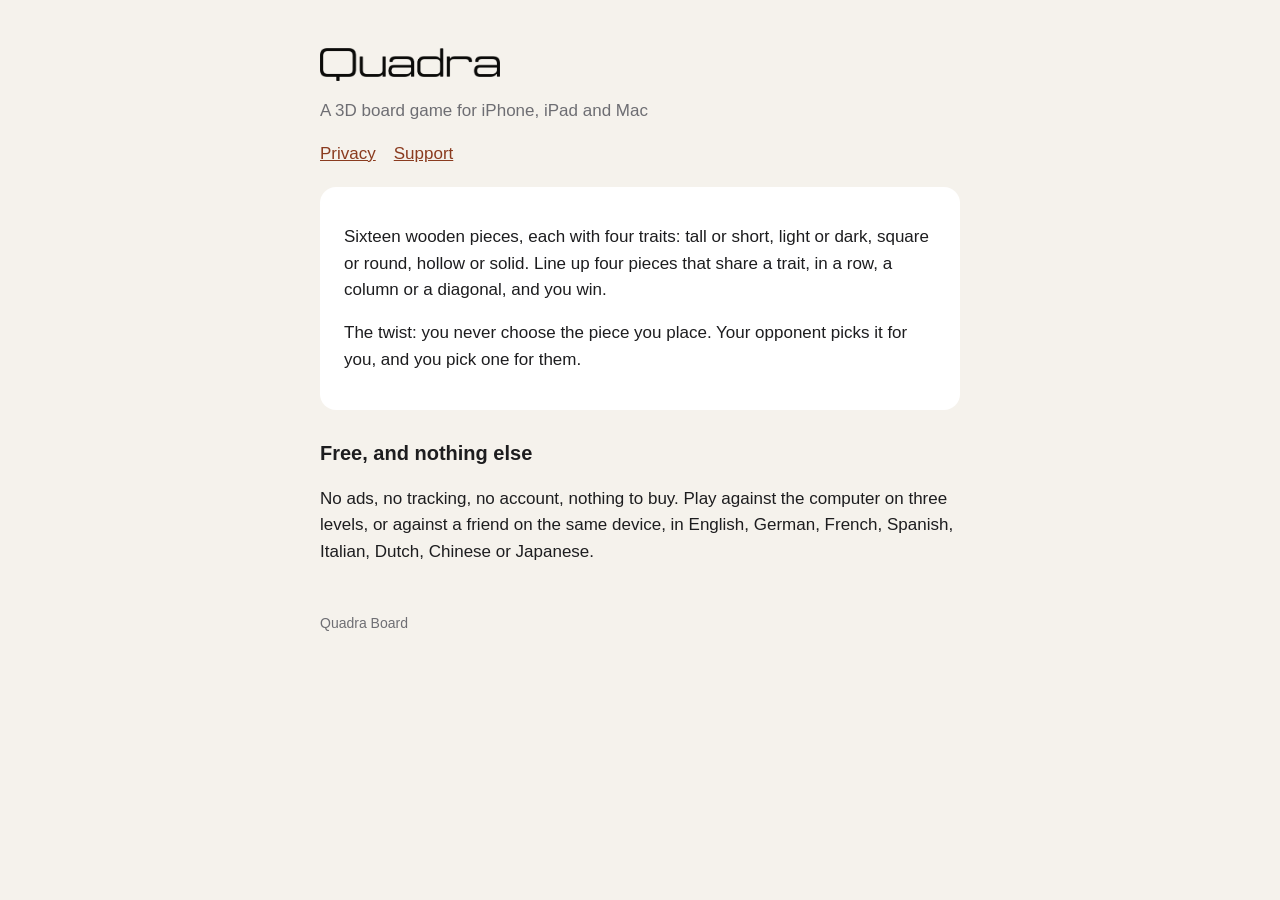
<file: index.html>
<!doctype html>
<html lang="en">
<head>
  <meta charset="utf-8">
  <meta name="viewport" content="width=device-width, initial-scale=1">
  <title>Quadra Board</title>
  <meta name="description" content="A free 3D board game for iPhone, iPad and Mac. No ads, no tracking.">
  <link rel="stylesheet" href="style.css">
</head>
<body>
<main>
  <img class="logo" src="logo.png" alt="Quadra">
  <p class="muted">A 3D board game for iPhone, iPad and Mac</p>
  <nav><a href="privacy.html">Privacy</a><a href="support.html">Support</a></nav>

  <div class="card">
    <p>Sixteen wooden pieces, each with four traits: tall or short, light or dark, square or round,
    hollow or solid. Line up four pieces that share a trait, in a row, a column or a diagonal, and you win.</p>
    <p>The twist: you never choose the piece you place. Your opponent picks it for you, and you pick one for them.</p>
  </div>

  <h2>Free, and nothing else</h2>
  <p>No ads, no tracking, no account, nothing to buy. Play against the computer on three levels, or
  against a friend on the same device, in English, German, French, Spanish, Italian, Dutch, Chinese or Japanese.</p>

  <footer>Quadra Board</footer>
</main>
</body>
</html>
</file>
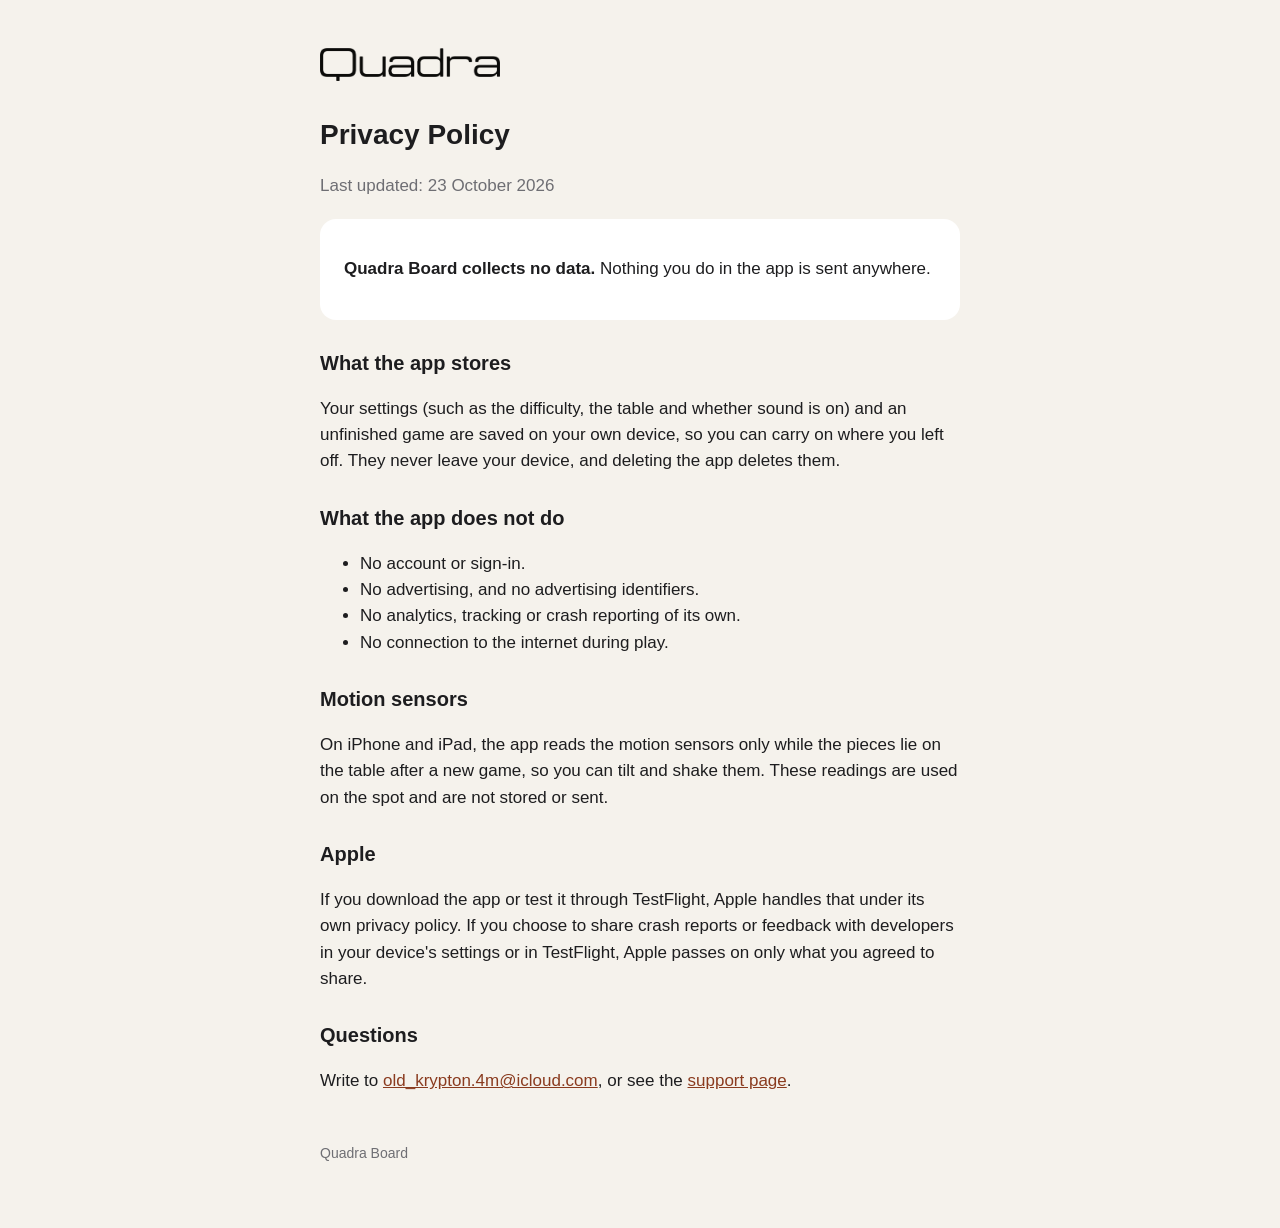
<file: privacy.html>
<!doctype html>
<html lang="en">
<head>
  <meta charset="utf-8">
  <meta name="viewport" content="width=device-width, initial-scale=1">
  <title>Privacy Policy · Quadra Board</title>
  <link rel="stylesheet" href="style.css">
</head>
<body>
<main>
  <a href="index.html"><img class="logo" src="logo.png" alt="Quadra"></a>
  <h1>Privacy Policy</h1>
  <p class="muted">Last updated: 23 October 2026</p>

  <div class="card">
    <p><strong>Quadra Board collects no data.</strong> Nothing you do in the app is sent anywhere.</p>
  </div>

  <h2>What the app stores</h2>
  <p>Your settings (such as the difficulty, the table and whether sound is on) and an unfinished game are
  saved on your own device, so you can carry on where you left off. They never leave your device, and
  deleting the app deletes them.</p>

  <h2>What the app does not do</h2>
  <ul>
    <li>No account or sign-in.</li>
    <li>No advertising, and no advertising identifiers.</li>
    <li>No analytics, tracking or crash reporting of its own.</li>
    <li>No connection to the internet during play.</li>
  </ul>

  <h2>Motion sensors</h2>
  <p>On iPhone and iPad, the app reads the motion sensors only while the pieces lie on the table after a new
  game, so you can tilt and shake them. These readings are used on the spot and are not stored or sent.</p>

  <h2>Apple</h2>
  <p>If you download the app or test it through TestFlight, Apple handles that under its own privacy policy.
  If you choose to share crash reports or feedback with developers in your device's settings or in TestFlight,
  Apple passes on only what you agreed to share.</p>

  <h2>Questions</h2>
  <p>Write to <a href="mailto:old_krypton.4m@icloud.com">old_krypton.4m@icloud.com</a>, or see the
  <a href="support.html">support page</a>.</p>

  <footer>Quadra Board</footer>
</main>
</body>
</html>
</file>
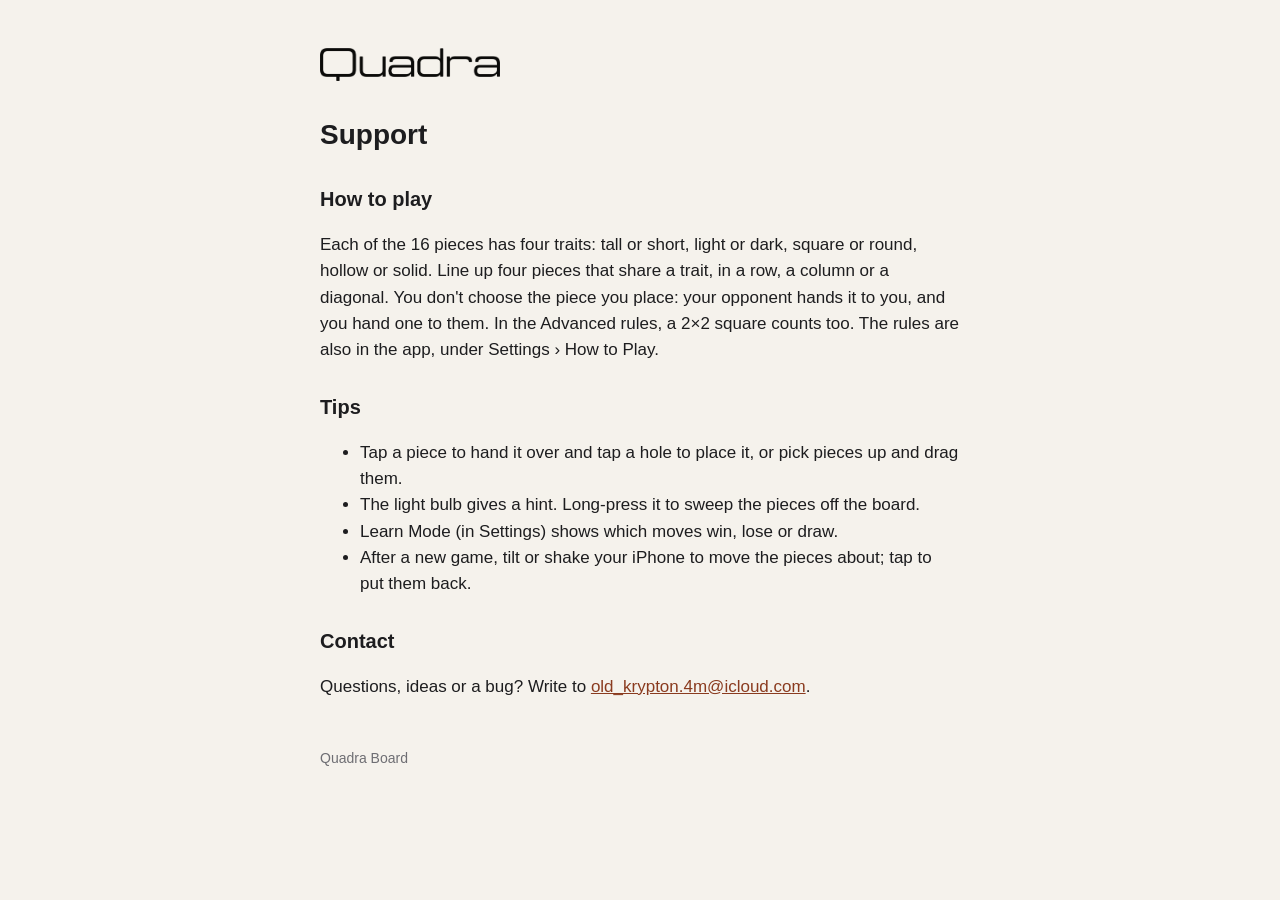
<file: support.html>
<!doctype html>
<html lang="en">
<head>
  <meta charset="utf-8">
  <meta name="viewport" content="width=device-width, initial-scale=1">
  <title>Support · Quadra Board</title>
  <link rel="stylesheet" href="style.css">
</head>
<body>
<main>
  <a href="index.html"><img class="logo" src="logo.png" alt="Quadra"></a>
  <h1>Support</h1>

  <h2>How to play</h2>
  <p>Each of the 16 pieces has four traits: tall or short, light or dark, square or round, hollow or solid.
  Line up four pieces that share a trait, in a row, a column or a diagonal. You don't choose the piece you place:
  your opponent hands it to you, and you hand one to them. In the Advanced rules, a 2×2 square counts too.
  The rules are also in the app, under Settings › How to Play.</p>

  <h2>Tips</h2>
  <ul>
    <li>Tap a piece to hand it over and tap a hole to place it, or pick pieces up and drag them.</li>
    <li>The light bulb gives a hint. Long-press it to sweep the pieces off the board.</li>
    <li>Learn Mode (in Settings) shows which moves win, lose or draw.</li>
    <li>After a new game, tilt or shake your iPhone to move the pieces about; tap to put them back.</li>
  </ul>

  <h2>Contact</h2>
  <p>Questions, ideas or a bug? Write to <a href="mailto:old_krypton.4m@icloud.com">old_krypton.4m@icloud.com</a>.</p>

  <footer>Quadra Board</footer>
</main>
</body>
</html>
</file>
<file: style.css>
:root { --text: #1d1d1f; --muted: #6e6e73; --background: #f5f2ec; --card: #ffffff; --accent: #8a3b1f; }
@media (prefers-color-scheme: dark) {
  :root { --text: #f5f5f7; --muted: #a1a1a6; --background: #17120f; --card: #241c17; --accent: #e3a173; }
  .logo { filter: invert(1); }
}
* { box-sizing: border-box; }
body { margin: 0; background: var(--background); color: var(--text);
       font: 17px/1.55 -apple-system, BlinkMacSystemFont, "Helvetica Neue", Helvetica, Arial, sans-serif; }
main { max-width: 680px; margin: 0 auto; padding: 48px 20px 64px; }
.logo { width: 180px; height: auto; display: block; margin-bottom: 8px; }
h1 { font-size: 28px; margin: 32px 0 8px; }
h2 { font-size: 20px; margin: 28px 0 6px; }
p, li { color: var(--text); }
.muted { color: var(--muted); }
.card { background: var(--card); border-radius: 16px; padding: 20px 24px; margin: 20px 0; }
a { color: var(--accent); }
nav a { margin-right: 18px; }
footer { margin-top: 48px; font-size: 14px; color: var(--muted); }
</file>
